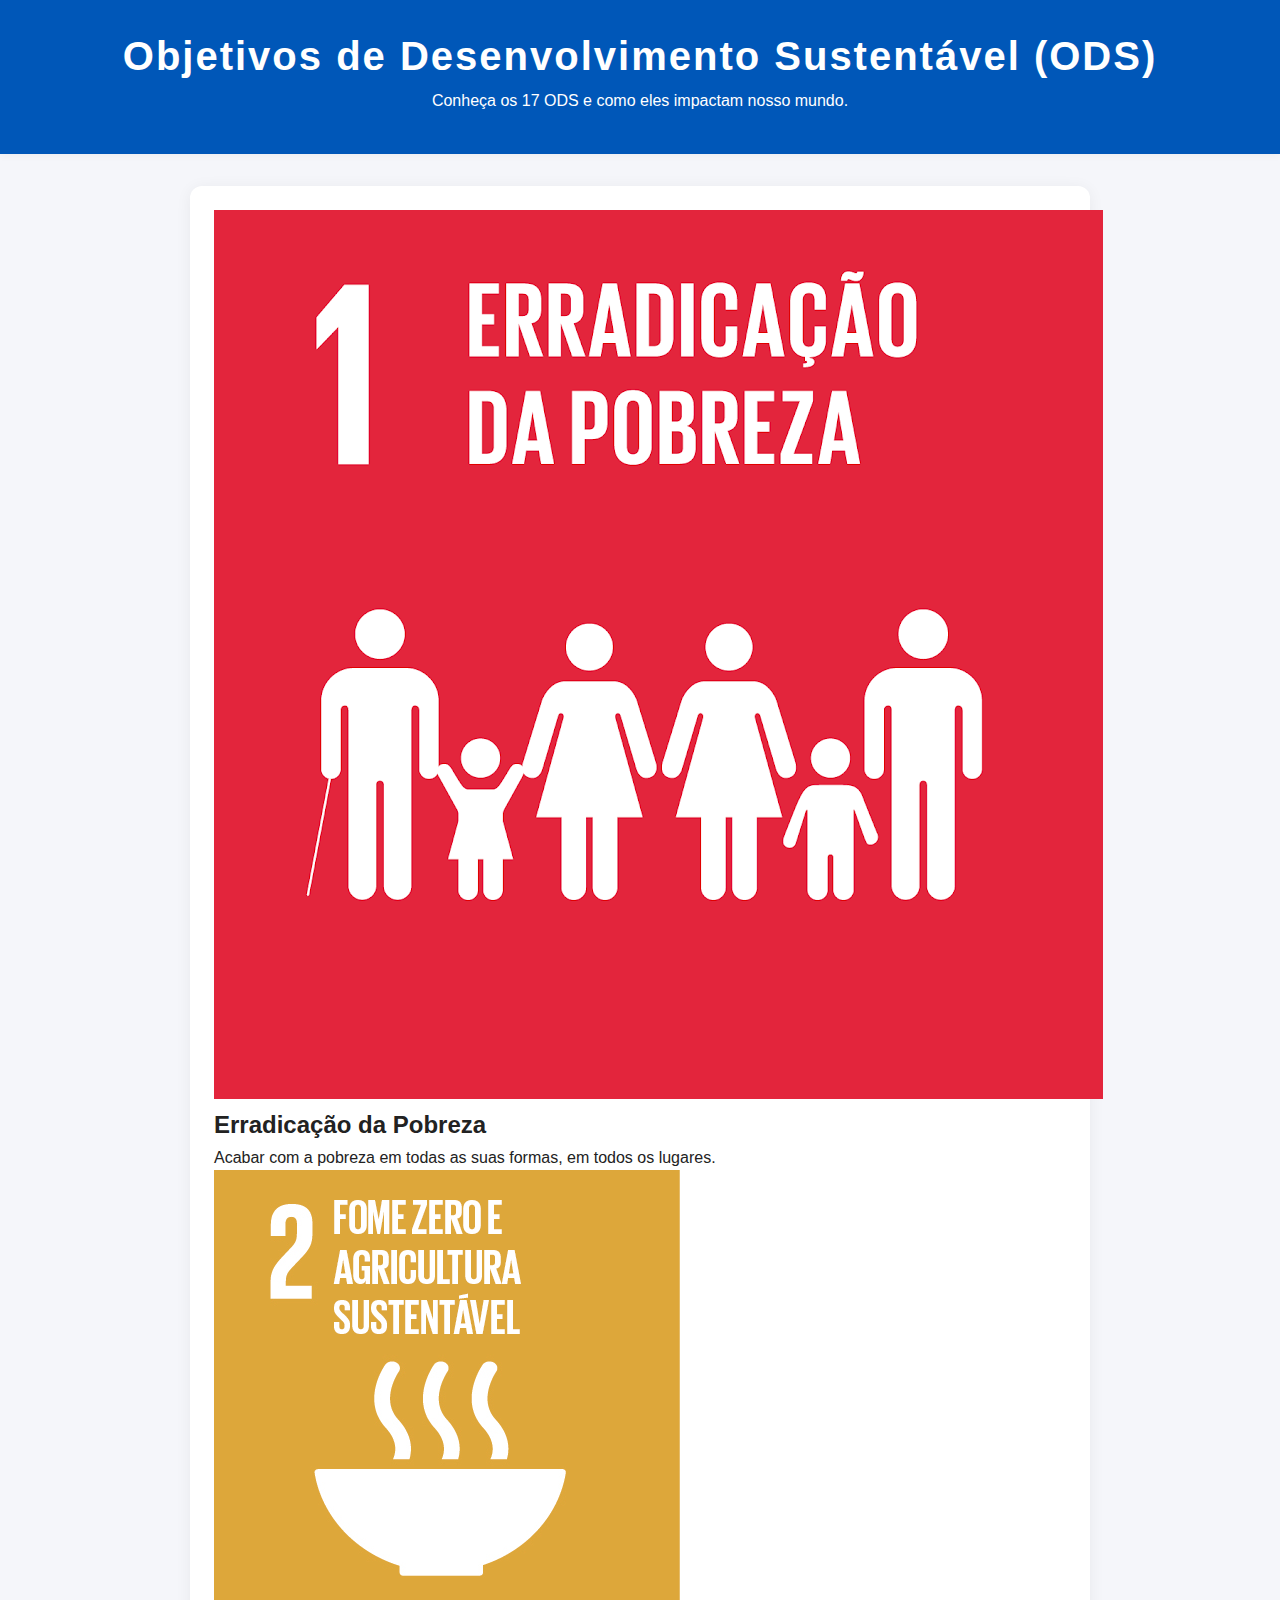
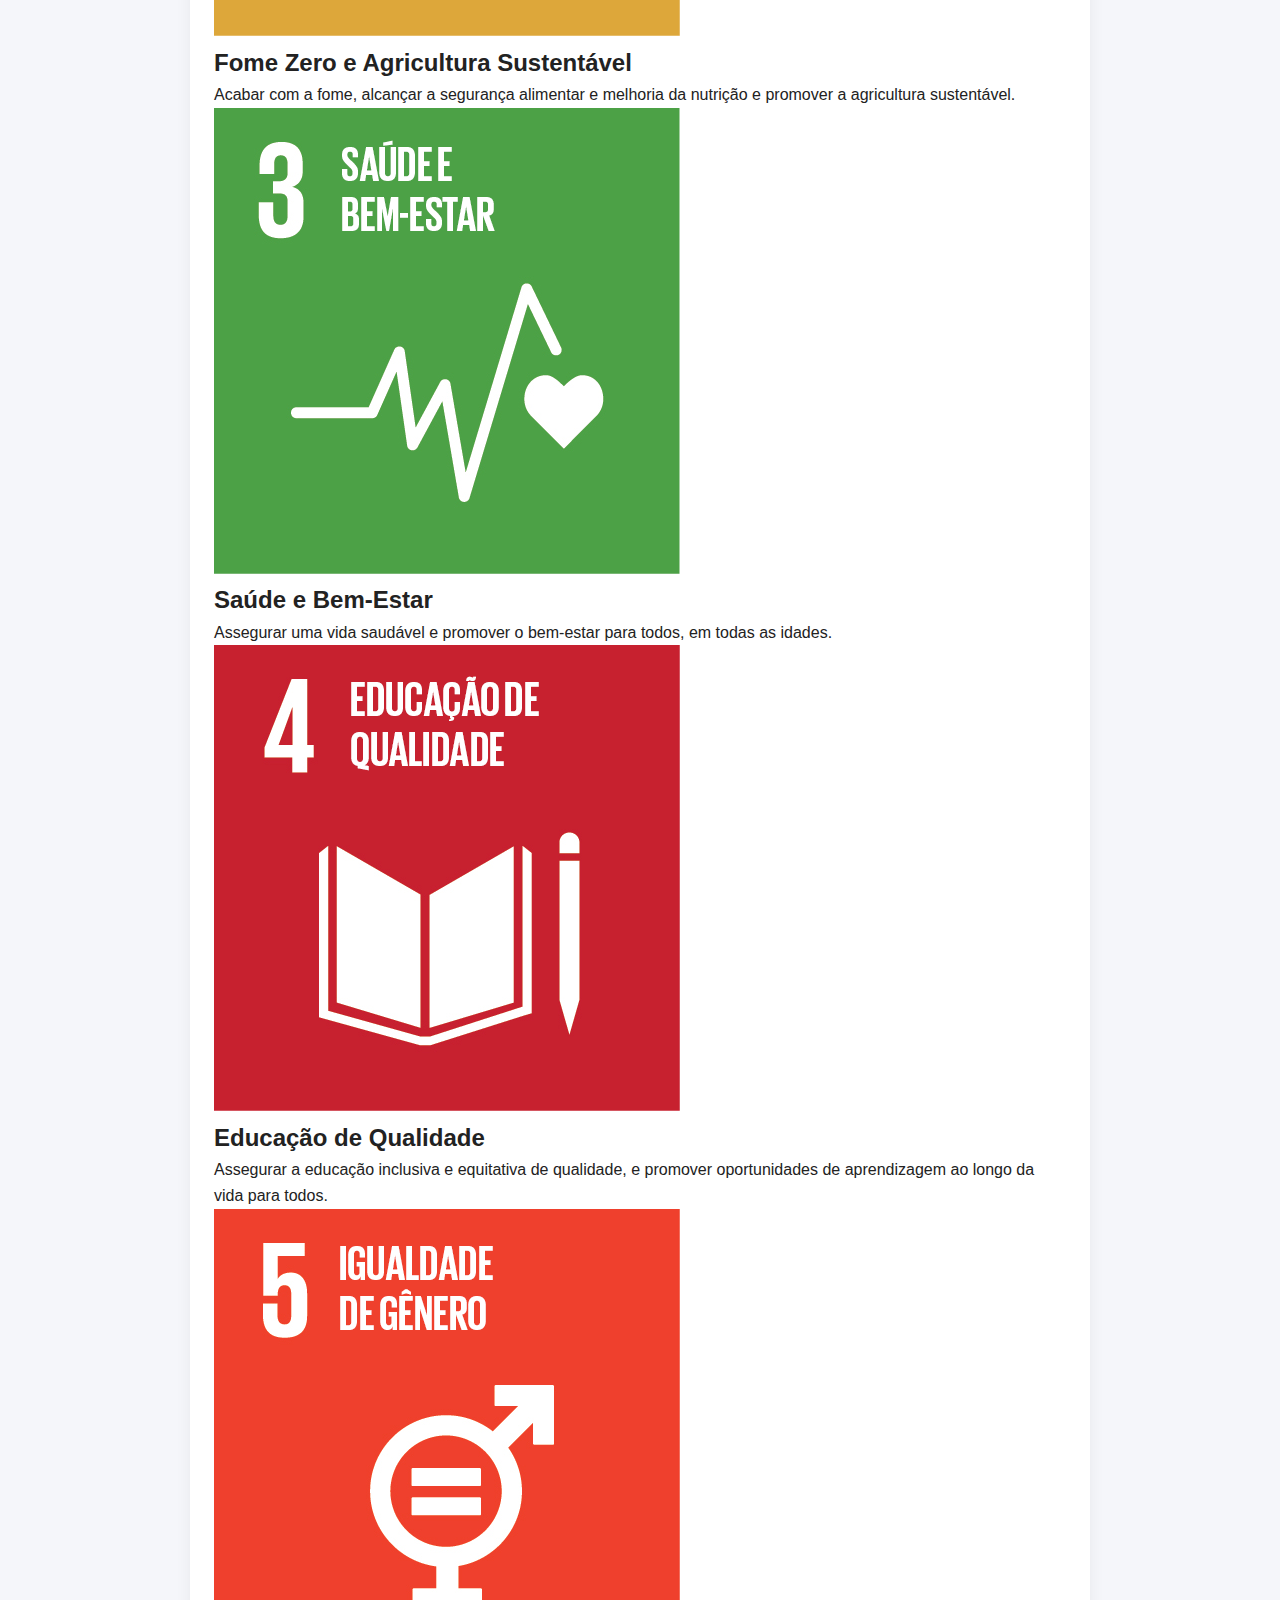
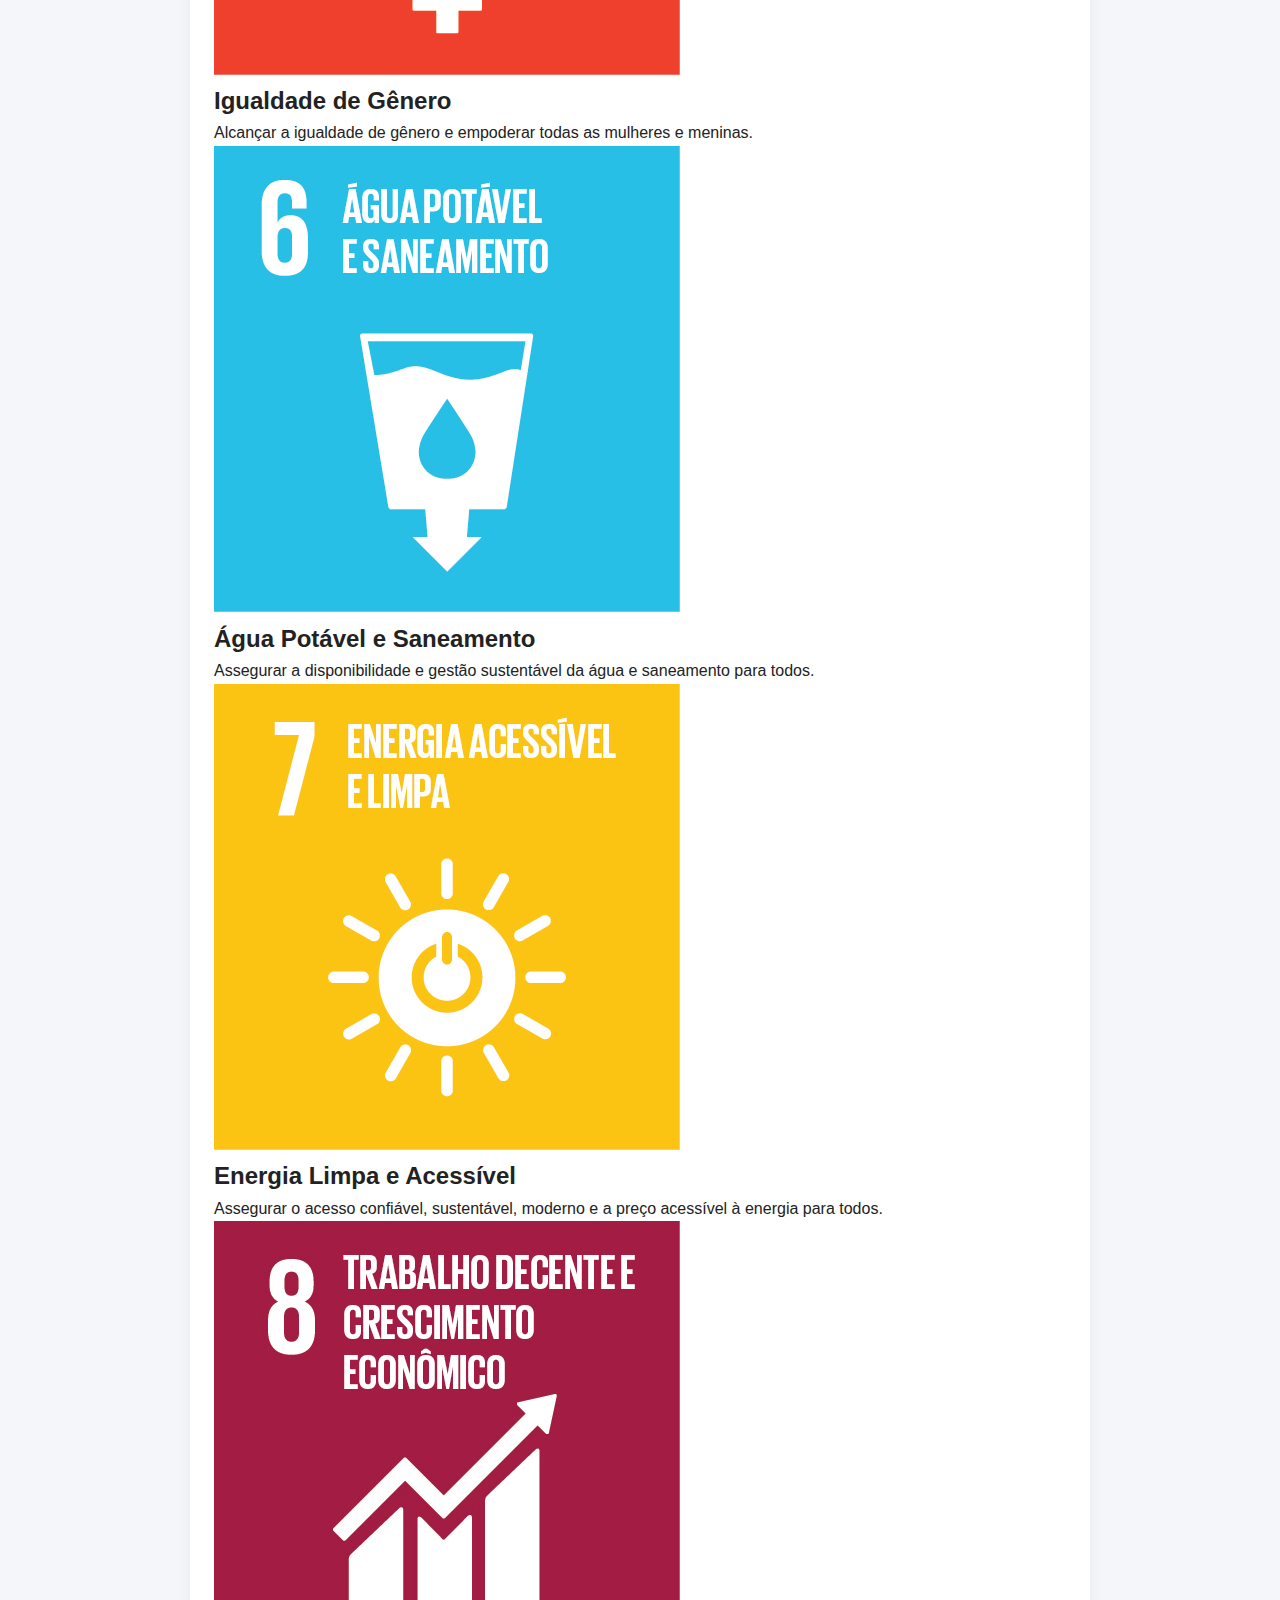
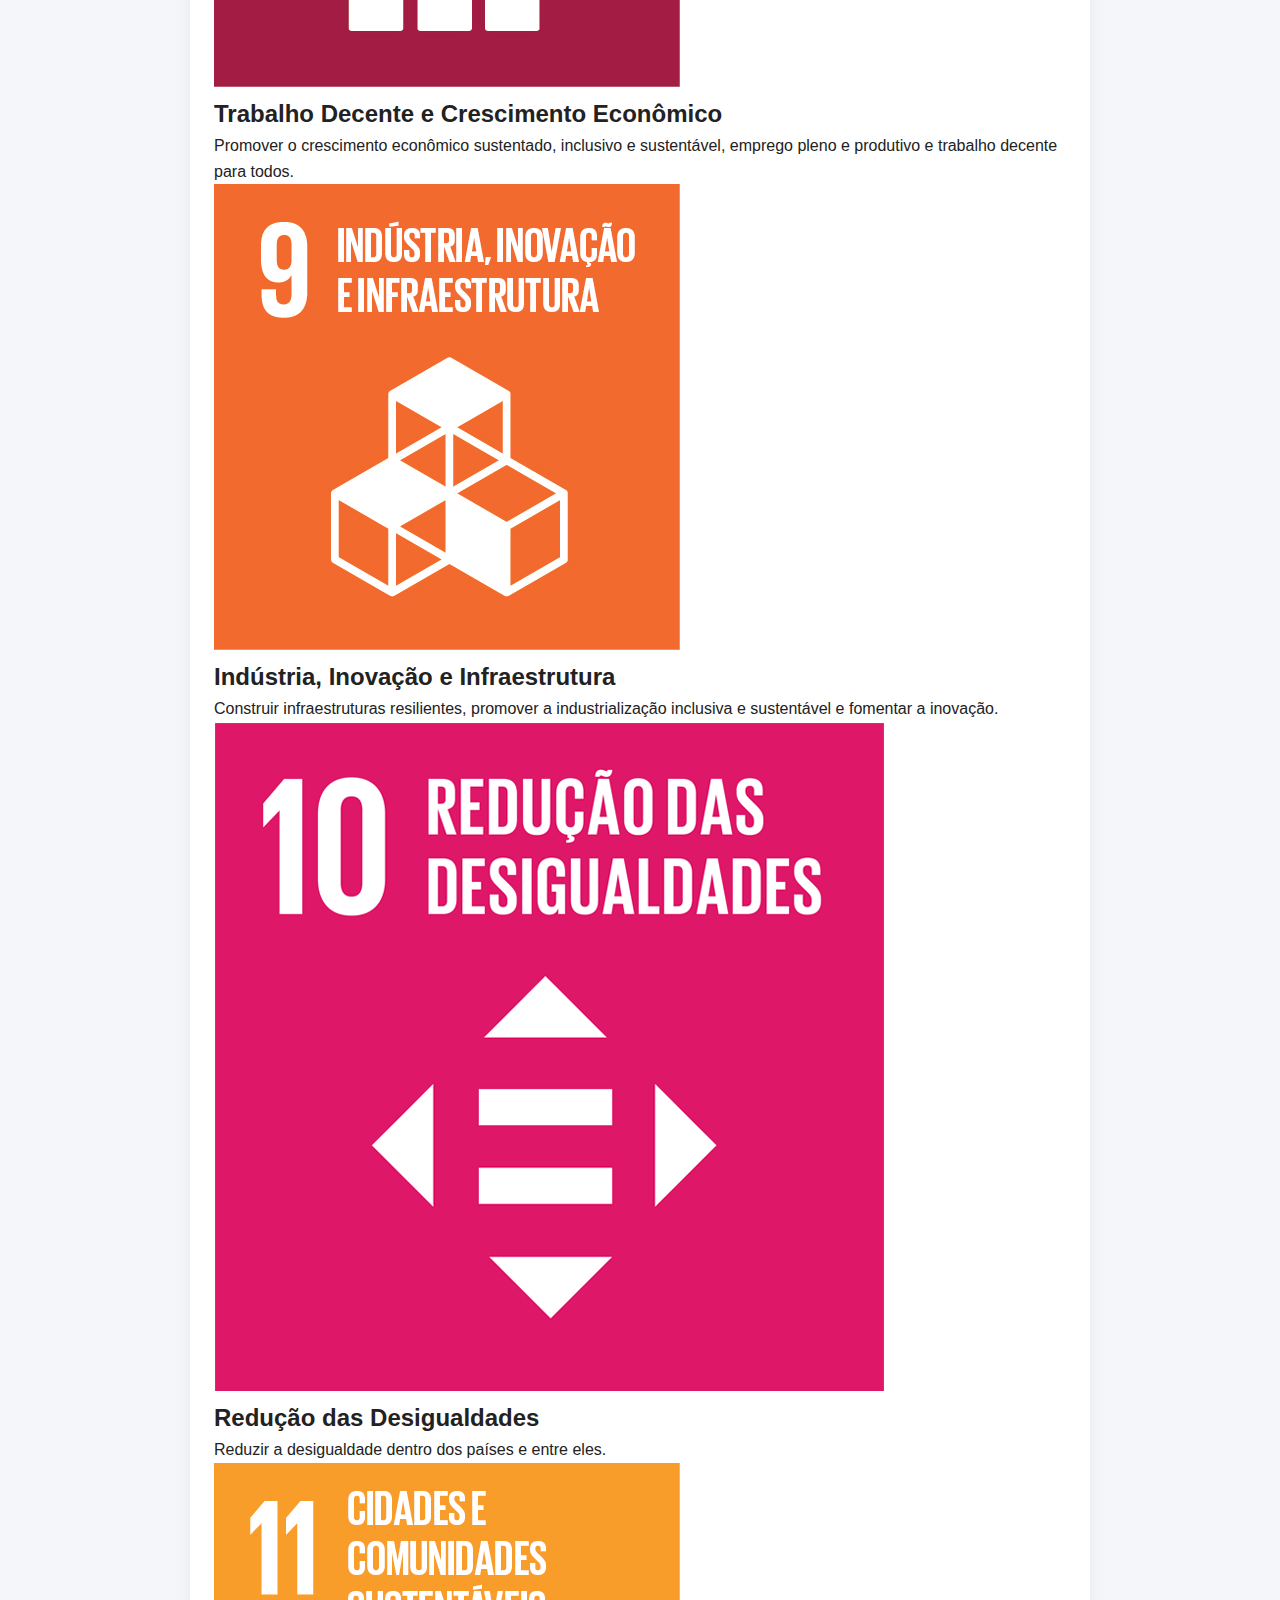
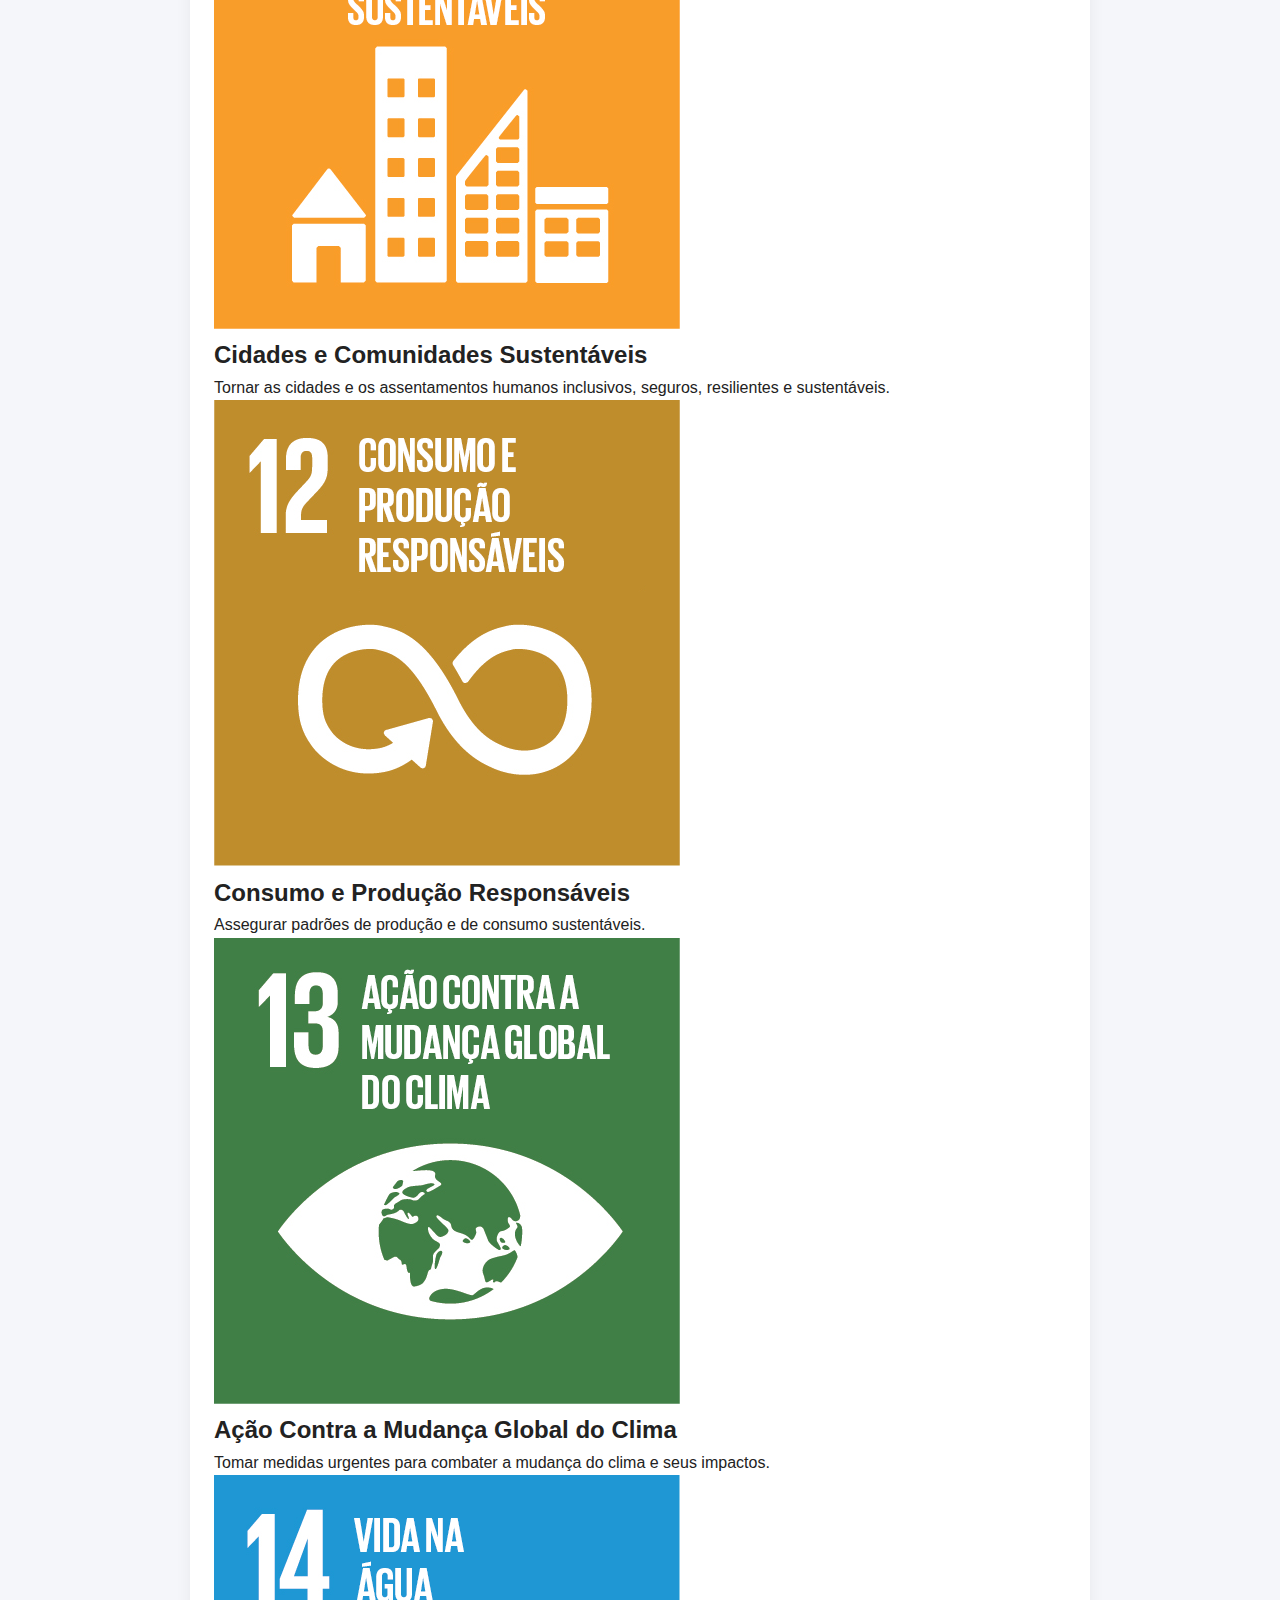
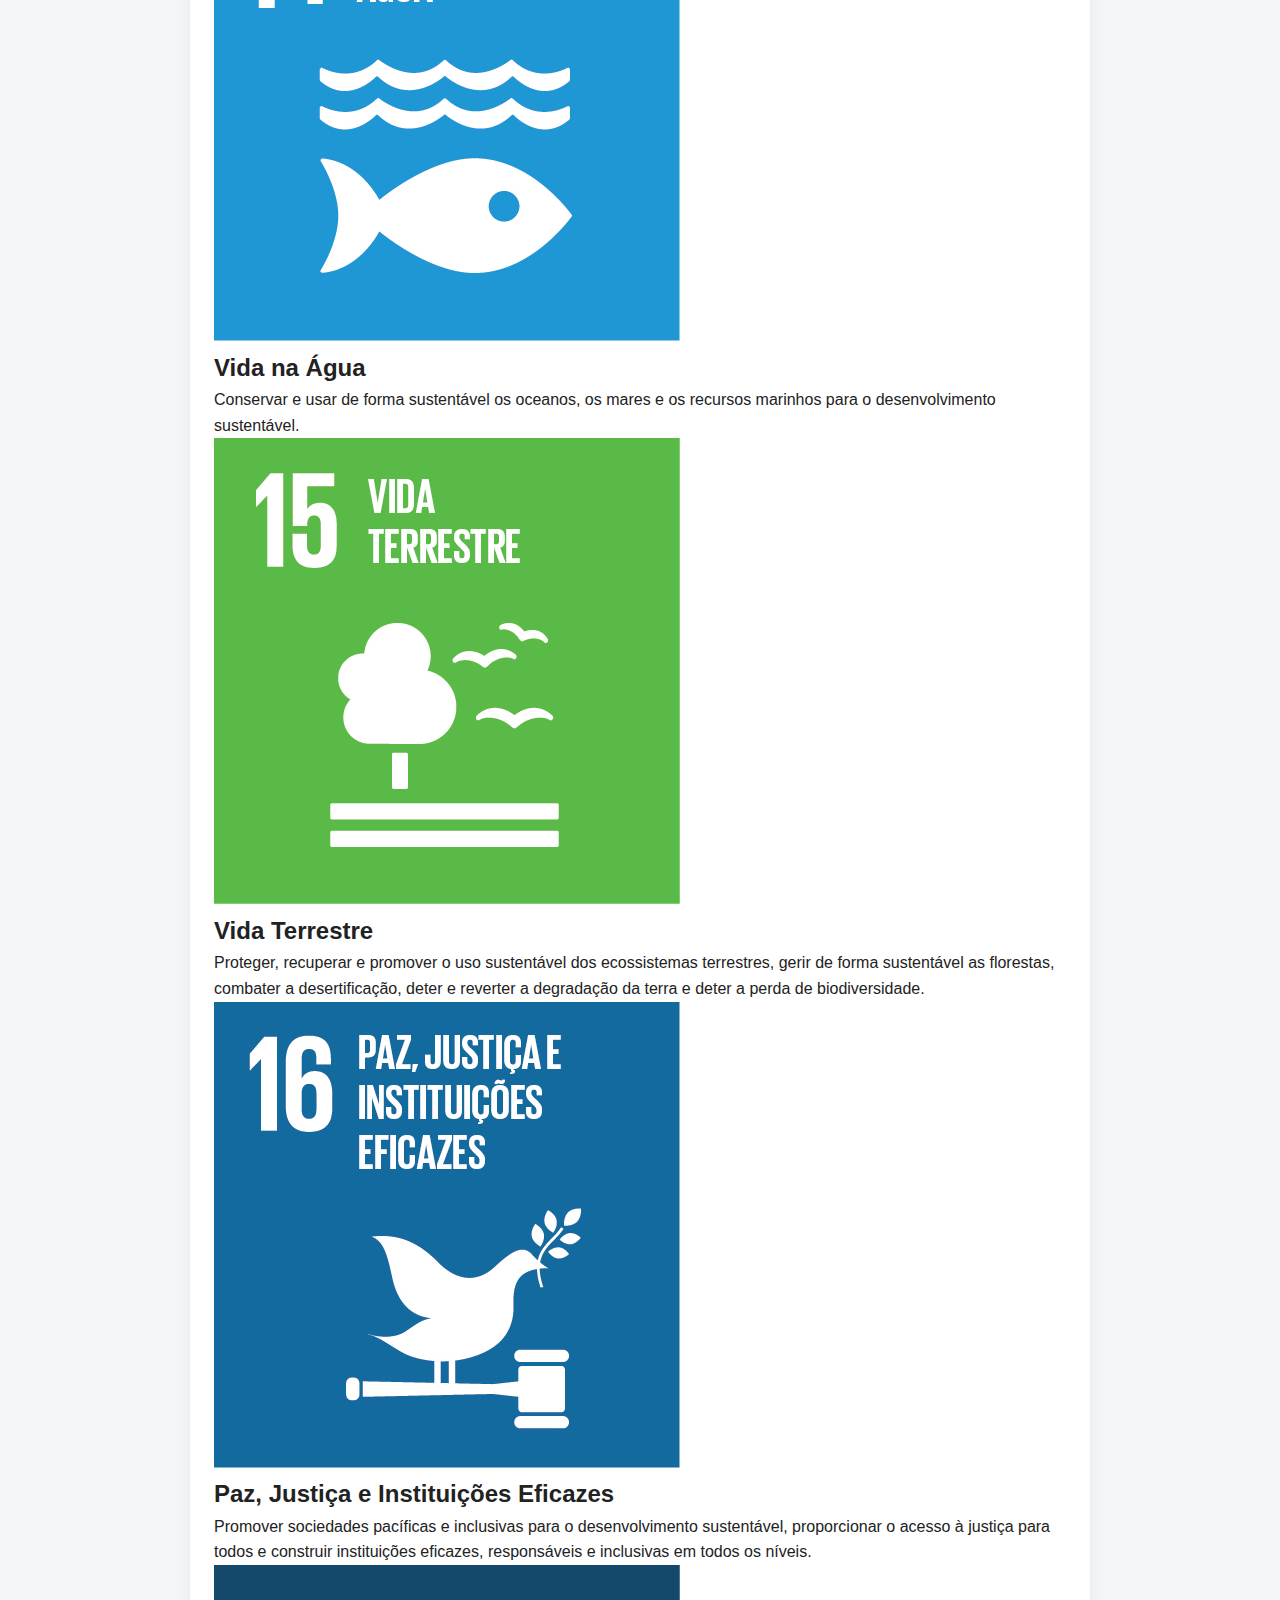
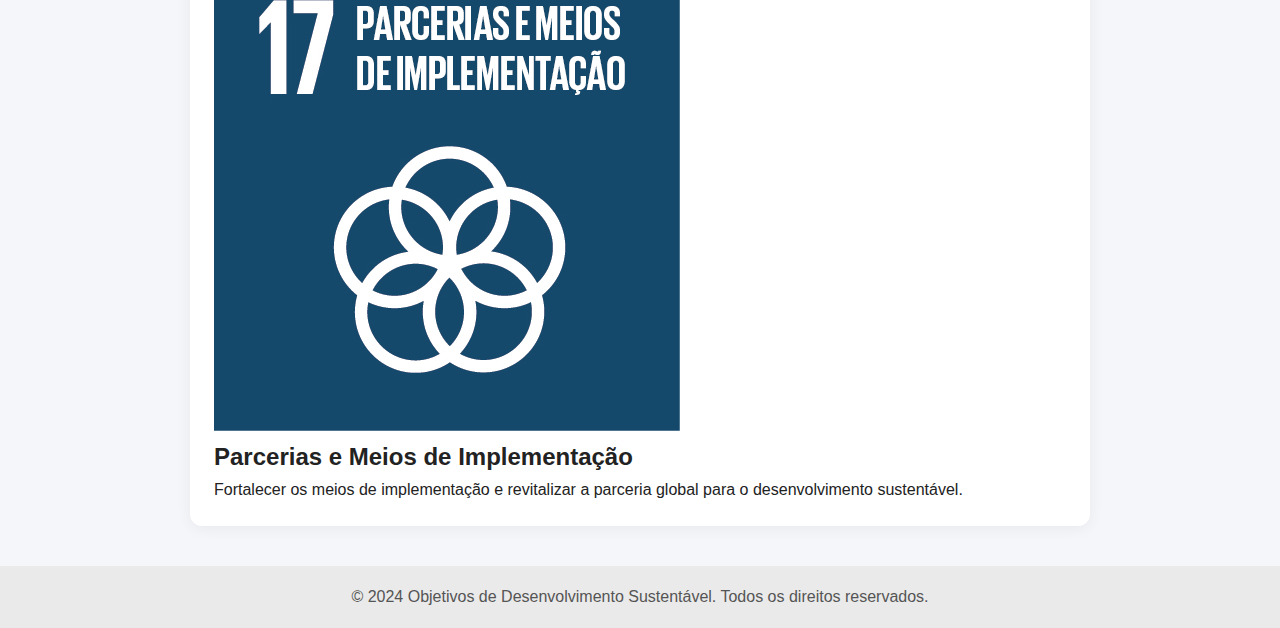
<file: index.html>
<!DOCTYPE html>
<html lang="pt-BR">

<head>
    <meta charset="UTF-8">
    <meta name="viewport" content="width=device-width, initial-scale=1.0">
    <title>ODS</title>
    <link rel="stylesheet" href="index.css">
</head>

<body>
    <header>
        <h1>Objetivos de Desenvolvimento Sustentável (ODS)</h1>
        <p>Conheça os 17 ODS e como eles impactam nosso mundo.</p>
        <nav>

    </header>
    <main>
        <section class="ods-container">
            <div class="ods-item">
                <img src="images/ods1.png" alt="ODS 1">
                <h2>Erradicação da Pobreza</h2>
                <p>Acabar com a pobreza em todas as suas formas, em todos os lugares.</p>
            </div>
            <div class="ods-item">
                <img src="images/ods2.png" alt="ODS 2">
                <h2>Fome Zero e Agricultura Sustentável</h2>
                <p>Acabar com a fome, alcançar a segurança alimentar e melhoria da nutrição e promover a agricultura
                    sustentável.</p>
            </div>
            <div class="ods-item">
                <img src="images/ods3.png" alt="ODS 3">
                <h2>Saúde e Bem-Estar</h2>
                <p>Assegurar uma vida saudável e promover o bem-estar para todos, em todas as idades.</p>
            </div>
            <div class="ods-item">
                <img src="images/ods4.png" alt="ODS 4">
                <h2>Educação de Qualidade</h2>
                <p>Assegurar a educação inclusiva e equitativa de qualidade, e promover oportunidades de aprendizagem ao
                    longo da vida para todos.</p>
            </div>
            <div class="ods-item">
                <img src="images/ods5.png" alt="ODS 5">
                <h2>Igualdade de Gênero</h2>
                <p>Alcançar a igualdade de gênero e empoderar todas as mulheres e meninas.</p>
            </div>
            <div class="ods-item">
                <img src="images/ods6.png" alt="ODS 6">
                <h2>Água Potável e Saneamento</h2>
                <p>Assegurar a disponibilidade e gestão sustentável da água e saneamento para todos.</p>
            </div>
            <div class="ods-item">
                <img src="images/ods7.png" alt="ODS 7">
                <h2>Energia Limpa e Acessível</h2>
                <p>Assegurar o acesso confiável, sustentável, moderno e a preço acessível à energia para todos.</p>
            </div>
            <div class="ods-item">
                <img src="images/ods8.png" alt="ODS 8">
                <h2>Trabalho Decente e Crescimento Econômico</h2>
                <p>Promover o crescimento econômico sustentado, inclusivo e sustentável, emprego pleno e produtivo e
                    trabalho decente para todos.</p>
            </div>
            <div class="ods-item">
                <img src="images/ods9.png" alt="ODS 9">
                <h2>Indústria, Inovação e Infraestrutura</h2>
                <p>Construir infraestruturas resilientes, promover a industrialização inclusiva e sustentável e fomentar
                    a inovação.</p>
            </div>
            <div class="ods-item">
                <img src="images/ods10.png" alt="ODS 10">
                <h2>Redução das Desigualdades</h2>
                <p>Reduzir a desigualdade dentro dos países e entre eles.</p>
            </div>
            <div class="ods-item" onclick="abrirNovaPagina('ods11')">
                <img src="images/ods11.png" alt="ODS11" >
                <h2>Cidades e Comunidades Sustentáveis</h2>
                <p>Tornar as cidades e os assentamentos humanos inclusivos, seguros, resilientes e sustentáveis.</p>
            </div>
            <div class="ods-item">
                <img src="images/ods12.png" alt="ODS 12">
                <h2>Consumo e Produção Responsáveis</h2>
                <p>Assegurar padrões de produção e de consumo sustentáveis.</p>
            </div>
            <div class="ods-item">
                <img src="images/ods13.png" alt="ODS 13">
                <h2>Ação Contra a Mudança Global do Clima</h2>
                <p>Tomar medidas urgentes para combater a mudança do clima e seus impactos.</p>
            </div>
            <div class="ods-item">
                <img src="images/ods14.png" alt="ODS 14">
                <h2>Vida na Água</h2>
                <p>Conservar e usar de forma sustentável os oceanos, os mares e os recursos marinhos para o
                    desenvolvimento sustentável.</p>
            </div>
            <div class="ods-item">
                <img src="images/ods15.png" alt="ODS 15">
                <h2>Vida Terrestre</h2>
                <p>Proteger, recuperar e promover o uso sustentável dos ecossistemas terrestres, gerir de forma
                    sustentável as florestas, combater a desertificação, deter e reverter a degradação da terra e deter
                    a perda de biodiversidade.</p>
            </div>
            <div class="ods-item">
                <img src="images/ods16.png" alt="ODS 16">
                <h2>Paz, Justiça e Instituições Eficazes</h2>
                <p>Promover sociedades pacíficas e inclusivas para o desenvolvimento sustentável, proporcionar o acesso
                    à justiça para todos e construir instituições eficazes, responsáveis e inclusivas em todos os
                    níveis.</p>
            </div>
            <div class="ods-item">
                <img src="images/ods17.png" alt="ODS 17">
                <h2>Parcerias e Meios de Implementação</h2>
                <p>Fortalecer os meios de implementação e revitalizar a parceria global para o desenvolvimento
                    sustentável.</p>
            </div>
        </section>
    </main>
    <footer>
        <p>&copy; 2024 Objetivos de Desenvolvimento Sustentável. Todos os direitos reservados.</p>
    </footer>
</body>
<script src="index.js"></script>

</html>
</file>
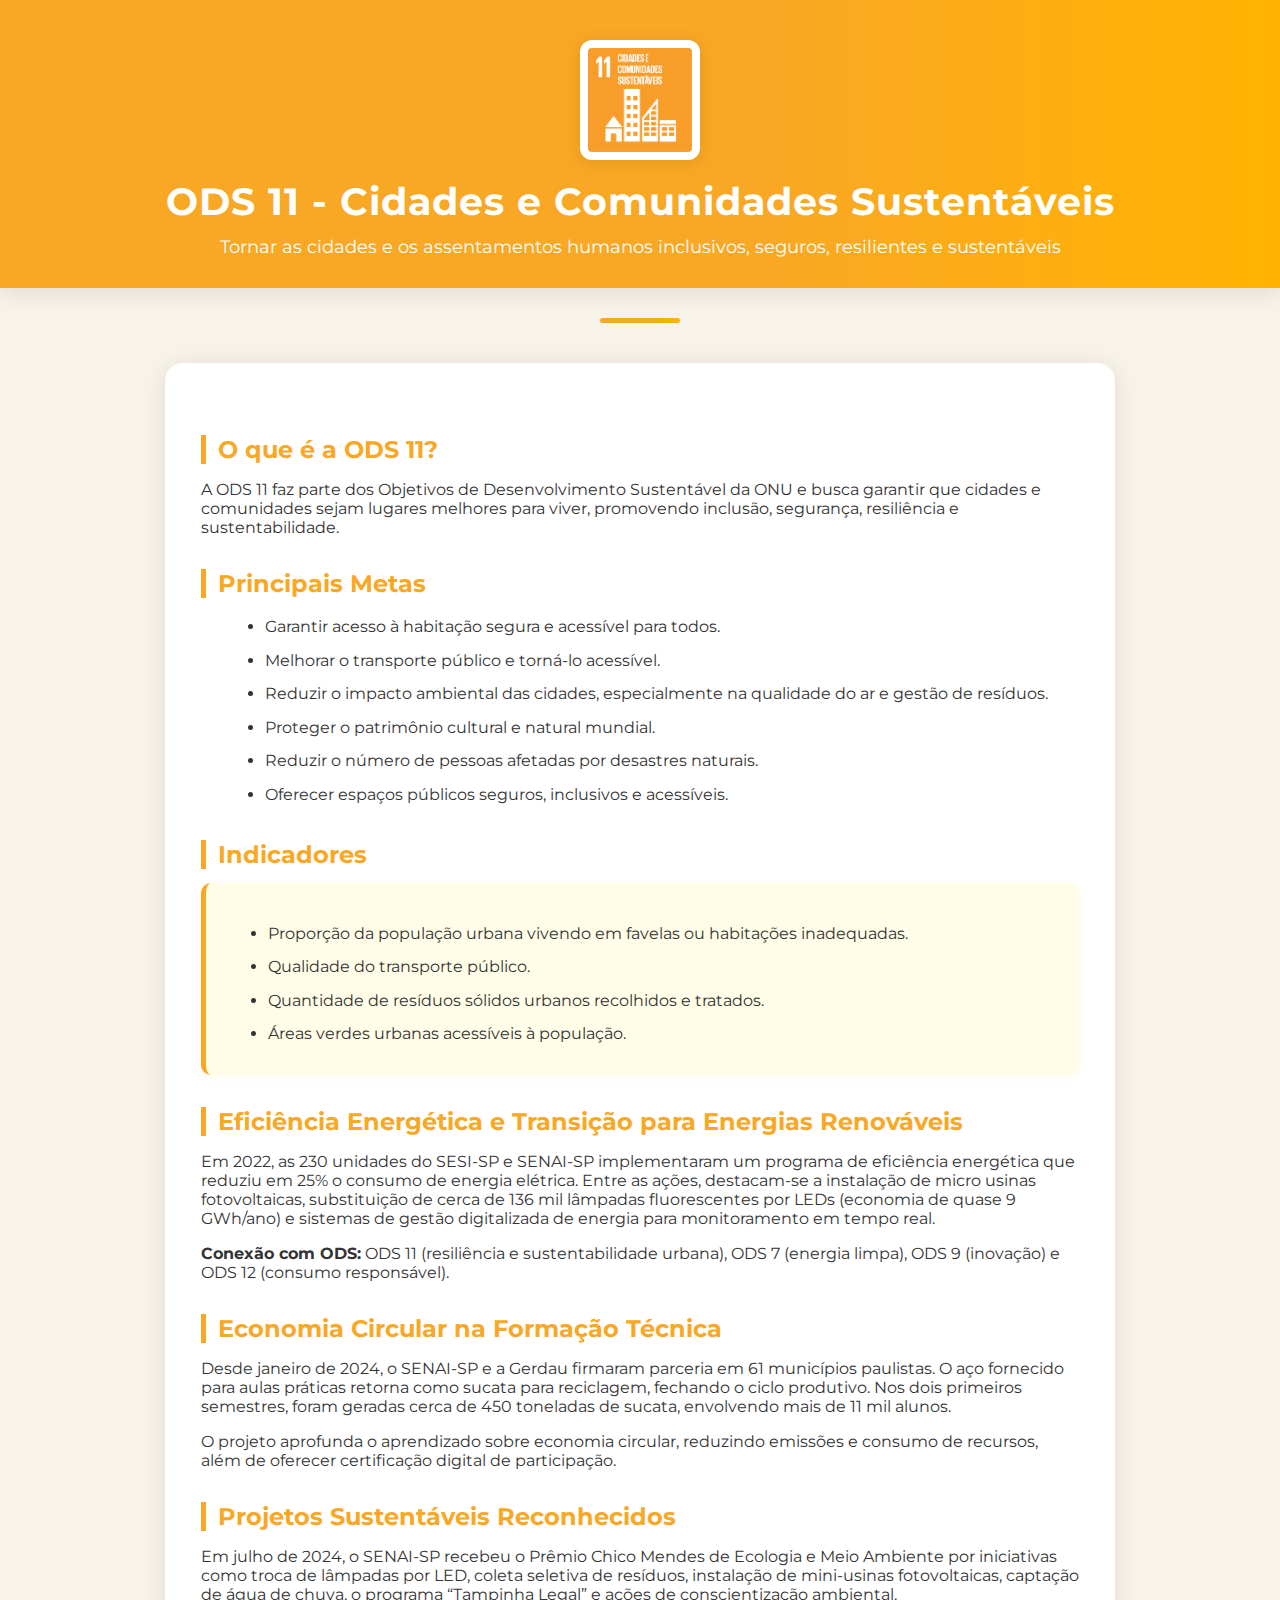
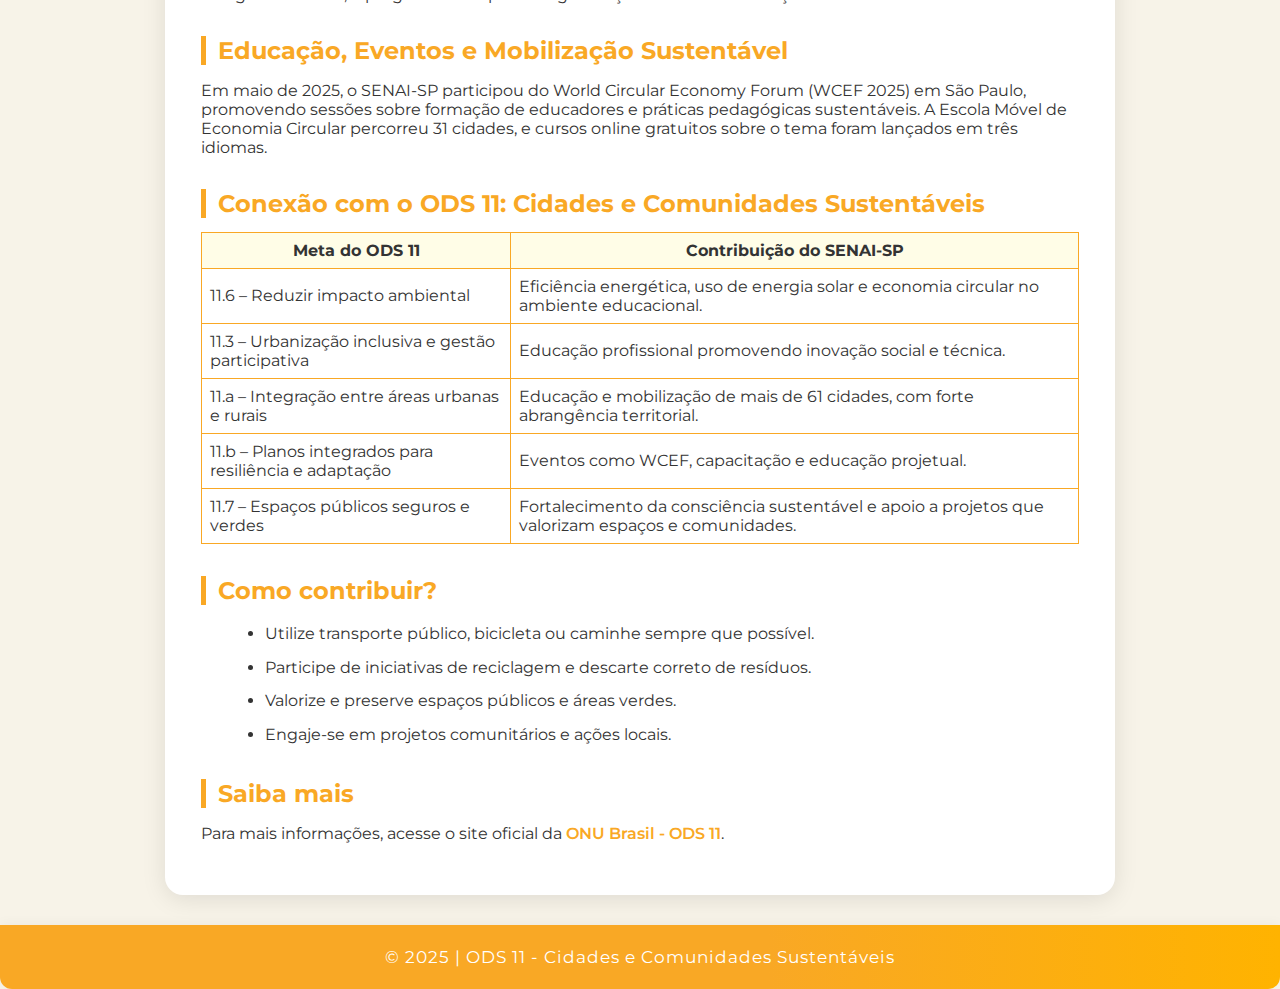
<file: ods11.html>
<!DOCTYPE html>
<html lang="pt"></html>
<head>
    <meta charset="UTF-8">
    <meta name="viewport" content="width=device-width, initial-scale=1.0">
    <title>ODS 11 - Cidades e Comunidades Sustentáveis</title>
    <link href="https://fonts.googleapis.com/css2?family=Montserrat:wght@400;700&display=swap" rel="stylesheet">
    <style>
        :root {
            --ods-yellow: #f9a825;
            --ods-yellow-light: #fffde7;
            --ods-yellow-dark: #ffb300;
            --text-dark: #333;
            --bg-main: #f7f3e8;
            --white: #fff;
            --shadow: 0 4px 24px rgba(0,0,0,0.10);
        }
        * {
            box-sizing: border-box;
        }
        body {
            font-family: 'Montserrat', Arial, sans-serif;
            background: var(--bg-main);
            margin: 0;
            padding: 0;
            color: var(--text-dark);
        }
        header {
            background: linear-gradient(90deg, var(--ods-yellow) 60%, var(--ods-yellow-dark) 100%);
            color: var(--white);
            padding: 40px 0 30px 0;
            text-align: center;
            box-shadow: var(--shadow);
            position: relative;
        }
        .img-ods {
            display: block;
            margin: 0 auto 18px auto;
            max-width: 120px;
            filter: drop-shadow(0 2px 8px rgba(0,0,0,0.10));
            border-radius: 12px;
            background: var(--white);
            padding: 8px;
        }
        header h1 {
            font-size: 2.4rem;
            margin: 0 0 10px 0;
            font-weight: 700;
            letter-spacing: 1px;
        }
        header p {
            font-size: 1.15rem;
            margin: 0;
            font-weight: 400;
        }
        main {
            max-width: 950px;
            margin: 40px auto 30px auto;
            background: var(--white);
            padding: 40px 36px 36px 36px;
            border-radius: 18px;
            box-shadow: var(--shadow);
        }
        h2 {
            color: var(--ods-yellow);
            margin-top: 32px;
            font-size: 1.5rem;
            font-weight: 700;
            border-left: 5px solid var(--ods-yellow);
            padding-left: 12px;
            margin-bottom: 14px;
        }
        ul {
            margin-left: 24px;
            margin-bottom: 18px;
        }
        ul li {
            margin-bottom: 8px;
            line-height: 1.6;
        }
        .indicadores {
            background: var(--ods-yellow-light);
            padding: 22px 22px 10px 22px;
            border-radius: 10px;
            margin-bottom: 24px;
            border-left: 5px solid var(--ods-yellow);
            box-shadow: 0 2px 8px rgba(249,168,37,0.07);
        }
        .indicadores ul {
            margin-left: 0;
        }
        a {
            color: var(--ods-yellow);
            text-decoration: none;
            font-weight: 600;
            transition: color 0.2s;
        }
        a:hover {
            color: var(--ods-yellow-dark);
            text-decoration: underline;
        }
        footer {
            text-align: center;
            padding: 22px 0;
            background: linear-gradient(90deg, var(--ods-yellow) 60%, var(--ods-yellow-dark) 100%);
            color: var(--white);
            margin-top: 0;
            font-size: 1.05rem;
            letter-spacing: 1px;
            border-radius: 0 0 12px 12px;
            box-shadow: 0 -2px 12px rgba(0,0,0,0.04);
        }
        /* Decorative divider */
        .divider {
            width: 80px;
            height: 5px;
            background: linear-gradient(90deg, var(--ods-yellow) 60%, var(--ods-yellow-dark) 100%);
            border-radius: 3px;
            margin: 30px auto 30px auto;
        }
        /* Responsive */
        @media (max-width: 700px) {
            main {
                padding: 18px 8px 18px 8px;
            }
            header {
                padding: 28px 0 18px 0;
            }
            .img-ods {
                max-width: 80px;
            }
            h2 {
                font-size: 1.15rem;
                padding-left: 8px;
            }
        }
    </style>
</head>
<body>
    <header>
        <img src="images/ods11.png" alt="ODS 11" class="img-ods">
        <h1>ODS 11 - Cidades e Comunidades Sustentáveis</h1>
        <p>Tornar as cidades e os assentamentos humanos inclusivos, seguros, resilientes e sustentáveis</p>
    </header>
    <div class="divider"></div>
    <main>
        <h2>O que é a ODS 11?</h2>
        <p>
            A ODS 11 faz parte dos Objetivos de Desenvolvimento Sustentável da ONU e busca garantir que cidades e comunidades sejam lugares melhores para viver, promovendo inclusão, segurança, resiliência e sustentabilidade.
        </p>
        <h2>Principais Metas</h2>
        <ul>
            <li>Garantir acesso à habitação segura e acessível para todos.</li>
            <li>Melhorar o transporte público e torná-lo acessível.</li>
            <li>Reduzir o impacto ambiental das cidades, especialmente na qualidade do ar e gestão de resíduos.</li>
            <li>Proteger o patrimônio cultural e natural mundial.</li>
            <li>Reduzir o número de pessoas afetadas por desastres naturais.</li>
            <li>Oferecer espaços públicos seguros, inclusivos e acessíveis.</li>
        </ul>
        <h2>Indicadores</h2>
        <div class="indicadores">
            <ul>
                <li>Proporção da população urbana vivendo em favelas ou habitações inadequadas.</li>
                <li>Qualidade do transporte público.</li>
                <li>Quantidade de resíduos sólidos urbanos recolhidos e tratados.</li>
                <li>Áreas verdes urbanas acessíveis à população.</li>
            </ul>
        </div>

        <h2>Eficiência Energética e Transição para Energias Renováveis</h2>
        <p>
            Em 2022, as 230 unidades do SESI‑SP e SENAI‑SP implementaram um programa de eficiência energética que reduziu em 25% o consumo de energia elétrica. Entre as ações, destacam-se a instalação de micro usinas fotovoltaicas, substituição de cerca de 136 mil lâmpadas fluorescentes por LEDs (economia de quase 9 GWh/ano) e sistemas de gestão digitalizada de energia para monitoramento em tempo real.
        </p>
        <p>
            <strong>Conexão com ODS:</strong> ODS 11 (resiliência e sustentabilidade urbana), ODS 7 (energia limpa), ODS 9 (inovação) e ODS 12 (consumo responsável).
        </p>

        <h2>Economia Circular na Formação Técnica</h2>
        <p>
            Desde janeiro de 2024, o SENAI‑SP e a Gerdau firmaram parceria em 61 municípios paulistas. O aço fornecido para aulas práticas retorna como sucata para reciclagem, fechando o ciclo produtivo. Nos dois primeiros semestres, foram geradas cerca de 450 toneladas de sucata, envolvendo mais de 11 mil alunos.
        </p>
        <p>
            O projeto aprofunda o aprendizado sobre economia circular, reduzindo emissões e consumo de recursos, além de oferecer certificação digital de participação.
        </p>

        <h2>Projetos Sustentáveis Reconhecidos</h2>
        <p>
            Em julho de 2024, o SENAI‑SP recebeu o Prêmio Chico Mendes de Ecologia e Meio Ambiente por iniciativas como troca de lâmpadas por LED, coleta seletiva de resíduos, instalação de mini‑usinas fotovoltaicas, captação de água de chuva, o programa “Tampinha Legal” e ações de conscientização ambiental.
        </p>

        <h2>Educação, Eventos e Mobilização Sustentável</h2>
        <p>
            Em maio de 2025, o SENAI‑SP participou do World Circular Economy Forum (WCEF 2025) em São Paulo, promovendo sessões sobre formação de educadores e práticas pedagógicas sustentáveis. A Escola Móvel de Economia Circular percorreu 31 cidades, e cursos online gratuitos sobre o tema foram lançados em três idiomas.
        </p>

        <h2>Conexão com o ODS 11: Cidades e Comunidades Sustentáveis</h2>
        <table style="width:100%;border-collapse:collapse;margin-bottom:18px;">
            <thead>
                <tr style="background:#fffde7;">
                    <th style="border:1px solid #f9a825;padding:8px;">Meta do ODS 11</th>
                    <th style="border:1px solid #f9a825;padding:8px;">Contribuição do SENAI‑SP</th>
                </tr>
            </thead>
            <tbody>
                <tr>
                    <td style="border:1px solid #f9a825;padding:8px;">11.6 – Reduzir impacto ambiental</td>
                    <td style="border:1px solid #f9a825;padding:8px;">Eficiência energética, uso de energia solar e economia circular no ambiente educacional.</td>
                </tr>
                <tr>
                    <td style="border:1px solid #f9a825;padding:8px;">11.3 – Urbanização inclusiva e gestão participativa</td>
                    <td style="border:1px solid #f9a825;padding:8px;">Educação profissional promovendo inovação social e técnica.</td>
                </tr>
                <tr>
                    <td style="border:1px solid #f9a825;padding:8px;">11.a – Integração entre áreas urbanas e rurais</td>
                    <td style="border:1px solid #f9a825;padding:8px;">Educação e mobilização de mais de 61 cidades, com forte abrangência territorial.</td>
                </tr>
                <tr>
                    <td style="border:1px solid #f9a825;padding:8px;">11.b – Planos integrados para resiliência e adaptação</td>
                    <td style="border:1px solid #f9a825;padding:8px;">Eventos como WCEF, capacitação e educação projetual.</td>
                </tr>
                <tr>
                    <td style="border:1px solid #f9a825;padding:8px;">11.7 – Espaços públicos seguros e verdes</td>
                    <td style="border:1px solid #f9a825;padding:8px;">Fortalecimento da consciência sustentável e apoio a projetos que valorizam espaços e comunidades.</td>
                </tr>
            </tbody>
        </table>

        <h2>Como contribuir?</h2>
        <ul>
            <li>Utilize transporte público, bicicleta ou caminhe sempre que possível.</li>
            <li>Participe de iniciativas de reciclagem e descarte correto de resíduos.</li>
            <li>Valorize e preserve espaços públicos e áreas verdes.</li>
            <li>Engaje-se em projetos comunitários e ações locais.</li>
        </ul>
        <h2>Saiba mais</h2>
        <p>
            Para mais informações, acesse o site oficial da <a href="https://brasil.un.org/pt-br/sdgs/11" target="_blank">ONU Brasil - ODS 11</a>.
        </p>
    </main></tr>
    <footer>
        &copy; 2025 | ODS 11 - Cidades e Comunidades Sustentáveis
    </footer>
</body>
</html>
</file>
<file: index.css>
/* Reset básico */
* {
    margin: 0;
    padding: 0;
    box-sizing: border-box;
}

/* Corpo da página */
body {
    font-family: 'Segoe UI', Arial, sans-serif;
    background: #f5f6fa;
    color: #222;
    min-height: 100vh;
    line-height: 1.6;
}

/* Cabeçalho */
header {
    background: #0057b8;
    color: #fff;
    padding: 24px 0;
    text-align: center;
    box-shadow: 0 2px 8px rgba(0,0,0,0.04);
}

header h1 {
    font-size: 2.5rem;
    letter-spacing: 2px;
}

/* Navegação */
nav {
    margin: 16px 0;
    text-align: center;
}

nav a {
    color: #0057b8;
    text-decoration: none;
    margin: 0 12px;
    font-weight: 500;
    transition: color 0.2s;
}

nav a:hover {
    color: #003f7d;
}

/* Conteúdo principal */
main {
    max-width: 900px;
    margin: 32px auto;
    padding: 24px;
    background: #fff;
    border-radius: 12px;
    box-shadow: 0 2px 16px rgba(0,0,0,0.06);
}

/* Rodapé */
footer {
    text-align: center;
    padding: 18px 0;
    background: #eaeaea;
    color: #555;
    margin-top: 40px;
    font-size: 1rem;
}

/* Responsividade */
@media (max-width: 600px) {
    main {
        padding: 12px;
        margin: 16px 4px;
    }
    header h1 {
        font-size: 1.5rem;
    }
}
.ods {
    background-color: #fff;
    border: 1px solid #ccc;
    width: 180px;
    text-align: center;
    border-radius: 8px;
    cursor: pointer;
    box-shadow: 2px 2px 8px rgba(0, 0, 0, 0.1);
    transition: transform 0.2s, box-shadow 0.2s;
}
</file>
